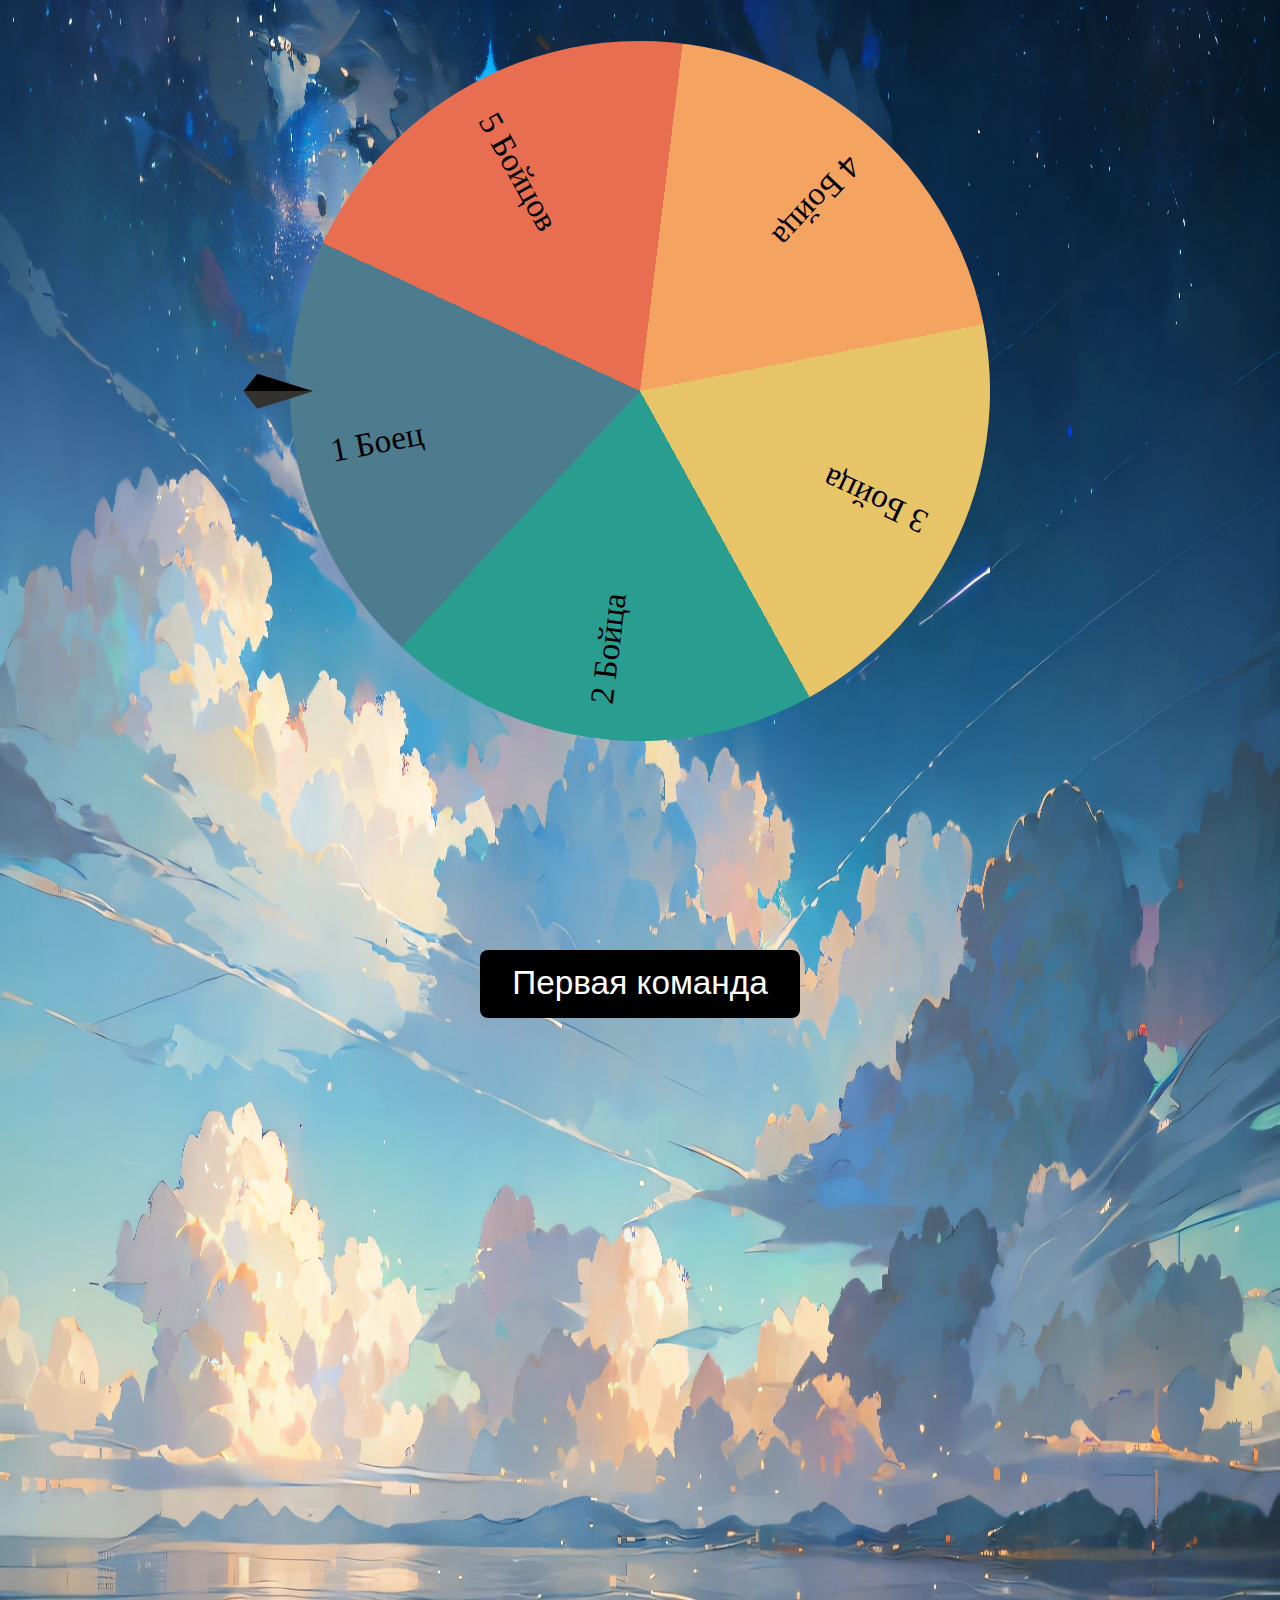
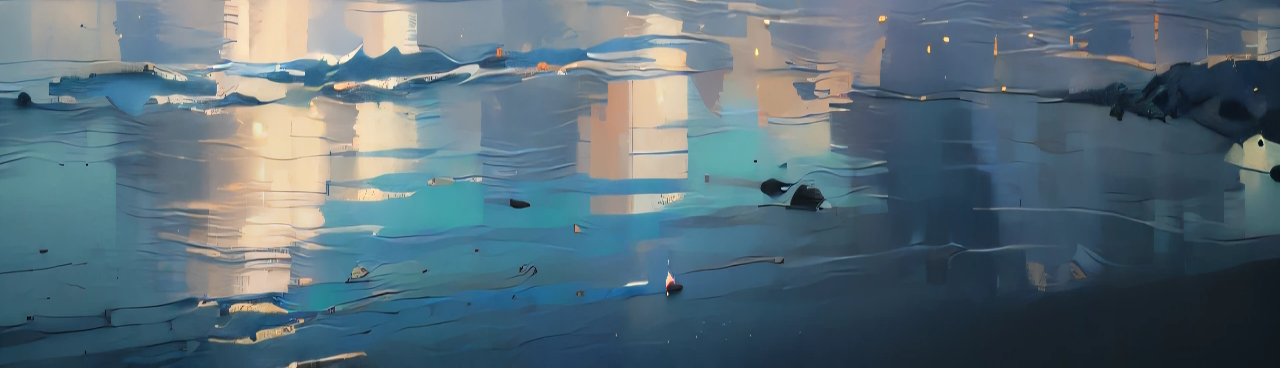
<file: onePiesWheel.html>
<!DOCTYPE html>
<html lang="ru">

<head>
  <meta charset="UTF-8">
  <title>Gomu Gomu no...</title>
  <link rel="shortcut icon" href="/images/One_Piece_Anime_Emblem.png" type="image/x-icon">
  <!-- используем всю ширину экрана -->
  <meta name="viewport" content="width=device-width, initial-scale=1">
  <!-- подключаем стили -->
  <link rel="stylesheet" href="css/style.css">

</head>

<body>
  
  <div class="wheel array-wheel array">
    <!-- блок с призами -->
    <ul class="spinner-box array-spinner array"></ul>

    <!-- язычок барабана -->
    <div class="ticker array"></div>
    <!-- кнопка -->
    <button class="btn btn-spin array">
      <span id="my-span">Первая команда</span>
    </button>
  </div>

  <div class="team character_space hidden main">
    <div class="your_team character_box ">
      <div class="team-slot character_slot"></div>
      <div class="team-slot character_slot"></div>
      <div class="team-slot character_slot"></div>
      <div class="team-slot character_slot"></div>
      <div class="team-slot character_slot"></div>
    </div>
  </div>

  <div class="enemy character_space hidden main">
    <div class="your_enemy character_box">
      <div class="enemy-slot character_slot"></div>
      <div class="enemy-slot character_slot"></div>
      <div class="enemy-slot character_slot"></div>
      <div class="enemy-slot character_slot"></div>
      <div class="enemy-slot character_slot"></div>
    </div>
  </div>
  
  <!-- главный блок -->
  <div class="wheel deal-wheel hidden main">
    <!-- блок с призами -->
    <ul class="spinner-box spinner"></ul>

    <div class="img-box hidden main">
      <img src="/images/wheel.png" alt="" class="image hidden">
    </div>
    <div class="result-image"></div>

    <!-- язычок барабана -->
    <div class="ticker hidden main"></div>
    <!-- кнопка -->
    <button class="btn btn-spin hidden main">Следующий персонаж</button>
  </div>

  <div class="wheel location-wheel location_hidden location">
    <!-- блок с призами -->
    <ul class="spinner-box location-spinner location_hidden location"></ul>

    <!-- язычок барабана -->
    <div class="ticker location_hidden location"></div>
    <!-- кнопка -->
    <button class="btn btn-spin location_hidden location">
      <span id="location-span location_hidden">Выбор Локации</span>
    </button>
  </div>

  <div class="vs_block vs_hidden">
    <div class="team vs_space vs_hidden ">
      <div class="vs_team vs_box ">
        <div class="team-slot vs_slot"></div>
        <div class="team-slot vs_slot"></div>
        <div class="team-slot vs_slot"></div>
        <div class="team-slot vs_slot"></div>
        <div class="team-slot vs_slot"></div>
      </div>
    </div>
    <div class="">
      <img src="/images/vs.png" alt="" class="vs vs_hidden">
    </div>
    <div class="vs-enemy vs_space vs_hidden">
      <div class="vs_enemy vs_box">
        <div class="enemy-slot vs_slot"></div>
        <div class="enemy-slot vs_slot"></div>
        <div class="enemy-slot vs_slot"></div>
        <div class="enemy-slot vs_slot"></div>
        <div class="enemy-slot vs_slot"></div>
      </div>
    </div>

  </div>
  <!-- подключаем скрипт -->
  <script src="js/app.js"></script>

</body>

</html>
</file>
<file: css/style.css>
/* делаем везде так, чтобы свойства width и height задавали не размеры контента, а размеры блока */
* {
  box-sizing: border-box;
}

/* общие настройки страницы */
body {
  /* подключаем сетку */
  display: grid;
  /* ставим всё по центру */
  place-items: center;
  /* если что-то не помещается на своё место — скрываем то, что не поместилось */
  overflow: hidden;
  background: url("/images/bg.webp") no-repeat;
  background-size: 100% 100%;
}

/* ======================= основное колесо =========================== */
/* ======================= основное колесо =========================== */
/* ======================= основное колесо =========================== */

.hidden {
  display: none;
}

.character_space {
  margin-top: 20px;
  text-align: center;
  position: absolute;
  top: 120px;
}

.team {
  left: 20px;
}

.enemy {
  right: 20px;
}

.character_box {
  display: flex;
  justify-content: center;
  gap: 10px;
  flex-direction: column;
}

.character_slot {
  width: 80px;
  height: 80px;
  border: 2px solid #ccc;
  display: flex;
  overflow: hidden;
  background-color: #0000;
}

.character_slot img {
  width: 100%;
  height: auto;
  object-fit: cover;
}

ul {
  padding-inline-start: 0;
}

/* общий блок для всех элементов */
.wheel {
  /* задаём переменные блока */
  /* размеры колеса */
  --size: clamp(250px, 80vmin, 700px);
  /* настройки яркости и заливки фона секторов */
  --lg-hs: 0 3%;
  --lg-stop: 50%;
  --lg: linear-gradient(hsl(var(--lg-hs) 0%) 0 var(--lg-stop),
      hsl(var(--lg-hs) 20%) var(--lg-stop) 100%);
  /* добавляем позиционирование относительно других элементов */
  position: relative;
  /* подключаем сетку */
  display: grid;
  grid-gap: calc(var(--size) / 4);
  /* выравниваем содержимое блока по центру */
  align-items: center;
  /* задаём имена областей внутри сетки */
  grid-template-areas:
    "spinner"
    "trigger";
  /* устанавливаем размер шрифта */
  font-size: calc(var(--size) / 21);
}

/* всё, что относится ко внутренним элементам главного блока, будет находиться в области сетки с названием spinner */
.wheel>* {
  grid-area: spinner;
}

/* сам блок и кнопка будут находиться в области сетки с названием trigger и будут выровнены по центру */
.wheel .btn {
  grid-area: trigger;
  justify-self: center;
}

/* сектор колеса */
.spinner-box {
  /* добавляем относительное позиционирование */
  position: relative;
  /* подключаем сетку */
  display: grid;
  /* выравниваем всё по центру */
  align-items: center;
  /* добавляем элемент в сетку */
  grid-template-areas: "spinner";
  /* устанавливаем размеры */
  width: var(--size);
  height: var(--size);
  /* поворачиваем элемент  */
  transform: rotate(calc(var(--rotate, 25) * 1deg));
  /* рисуем круглую обводку, а всё, что не поместится, — будет скрыто за кругом */
  border-radius: 50%;

}

.spinner {
  opacity: 0%;
}

/* всё, что внутри этого блока, будет находиться в области сетки с названием spinner */
.spinner-box * {
  grid-area: spinner;
}

/* текст на секторах */
.prize {
  /* включаем «гибкую» вёрстку */
  display: flex;
  align-items: center;
  /* задаём отступы от краёв блока */
  padding: 0 calc(var(--size) / 6) 0 calc(var(--size) / 20);
  /* устанавливаем размеры */
  width: 50%;
  height: 50%;
  /* устанавливаем координаты, относительно которых будем вращать текст */
  transform-origin: center right;
  /* поворачиваем текст */
  transform: rotate(var(--rotate));
  /* запрещаем пользователю выделять мышкой текст на секторах */
  user-select: none;
}

/* язычок */
.ticker {
  /* добавляем относительное позиционирование */
  position: relative;
  /* устанавливаем размеры */
  left: calc(var(--size) / -15);
  width: calc(var(--size) / 10);
  height: calc(var(--size) / 20);
  /* фон язычка */
  background: var(--lg);
  /* делаем так, чтобы язычок был выше колеса */
  z-index: 1;
  /* форма язычка */
  clip-path: polygon(20% 0, 100% 50%, 20% 100%, 0% 50%);
  /* устанавливаем точку, относительно которой будет вращаться язычок при движении колеса */
  transform-origin: center left;
}

/* кнопка запуска колеса */
.btn {
  color: white;
  background: black;
  border: none;
  /* берём размер шрифта такой же, как в колесе */
  font-size: inherit;
  /* добавляем отступы от текста внутри кнопки */
  padding: 0.9rem 2rem 1rem;
  /* скругляем углы */
  border-radius: 0.5rem;
  /* меняем внешний вид курсора над кнопкой на руку*/
  cursor: pointer;
}

/* если кнопка нажата и неактивна */
.btn:disabled {
  /* меняем внешний вид курсора */
  cursor: progress;
  /* делаем кнопку полупрозрачной */
  opacity: 0.25;
}

/* анимация вращения */
.is-spinning .spinner-box {
  transition: transform 8s cubic-bezier(0.1, -0.01, 0, 1);
}

/* анимация движения язычка */
.is-spinning .ticker {
  animation: tick 700ms cubic-bezier(0.34, 1.56, 0.64, 1);
}


/* эффект, когда колесо задевает язычок при вращении */
@keyframes tick {
  40% {
    /* чуть поворачиваем язычок наверх в середине анимации */
    transform: rotate(-12deg);
  }
}

/* анимируем выпавший сектор */
.prize.selected .text {
  /* делаем текст белым */
  color: white;
  /* настраиваем длительность анимации */
  animation: selected 800ms ease;
}

/* настраиваем анимацию текста на выпавшем секторе по кадрам */
@keyframes selected {

  /* что происходит на 25% от начала анимации */
  25% {
    /* увеличиваем текст в 1,25 раза */
    transform: scale(1.25);
    /* добавляем тексту тень */
    text-shadow: 1vmin 1vmin 0 hsla(0 0% 0% / 0.1);
  }

  40% {
    transform: scale(0.92);
    text-shadow: 0 0 0 hsla(0 0% 0% / 0.2);
  }

  60% {
    transform: scale(1.02);
    text-shadow: 0.5vmin 0.5vmin 0 hsla(0 0% 0% / 0.1);
  }

  75% {
    transform: scale(0.98);
  }

  85% {
    transform: scale(1);
  }
}

.is-spinning .image {
  /* Анимация вращения */
  transition: transform 8s cubic-bezier(0.1, -0.01, 0, 1);
  transform: rotate(calc(var(--rotate, 25) * 1deg));
}

.img-box {
  display: flex;
  z-index: -1;
  align-items: center;
  justify-content: center;
  animation-fill-mode: forwards;
}

.image {
  transform: rotate(calc(var(--rotate, 25) * 1deg));
  width: 649px;
  animation-fill-mode: forwards;
}

.result-image {
  display: flex;
  align-items: center;
  justify-content: center;

  img {
    max-width: 500px;
    max-height: 500px;
  }

  &.hidden {
    display: none;
  }
}


/* ======================= location =========================== */
/* ======================= location =========================== */
/* ======================= location =========================== */


.location_hidden {
  display: none;
}

/* ======================= result =========================== */
/* ======================= result =========================== */
/* ======================= result =========================== */

.vs_block {
  position: absolute;
  display: flex;
  width: 1920px;
  height: 1080px;
  top: -65px;
  flex-direction: column;
  justify-content: center;
}

.bg{
  
}

.vs_hidden {
  display: none;
}

.vs_space {
  margin-top: 100px;
  text-align: center;
  position: relative;
}

.vs_space:last-child{

}

.vs_box {
  display: flex;
  justify-content: center;
  gap: 10px;
}

.vs_slot {
  width: 180px;
  height: 180px;
  border: 2px solid #ccc;
  display: flex;
  overflow: hidden;
  background-color: #0000;
}

.vs_slot img {
  width: 100%;
  height: auto;
  object-fit: cover;
}

.vs {
  position: absolute;
  width: 300px;
  height: auto;
  top: 430px;
  left: 816px;
  z-index: 2;
}
</file>
